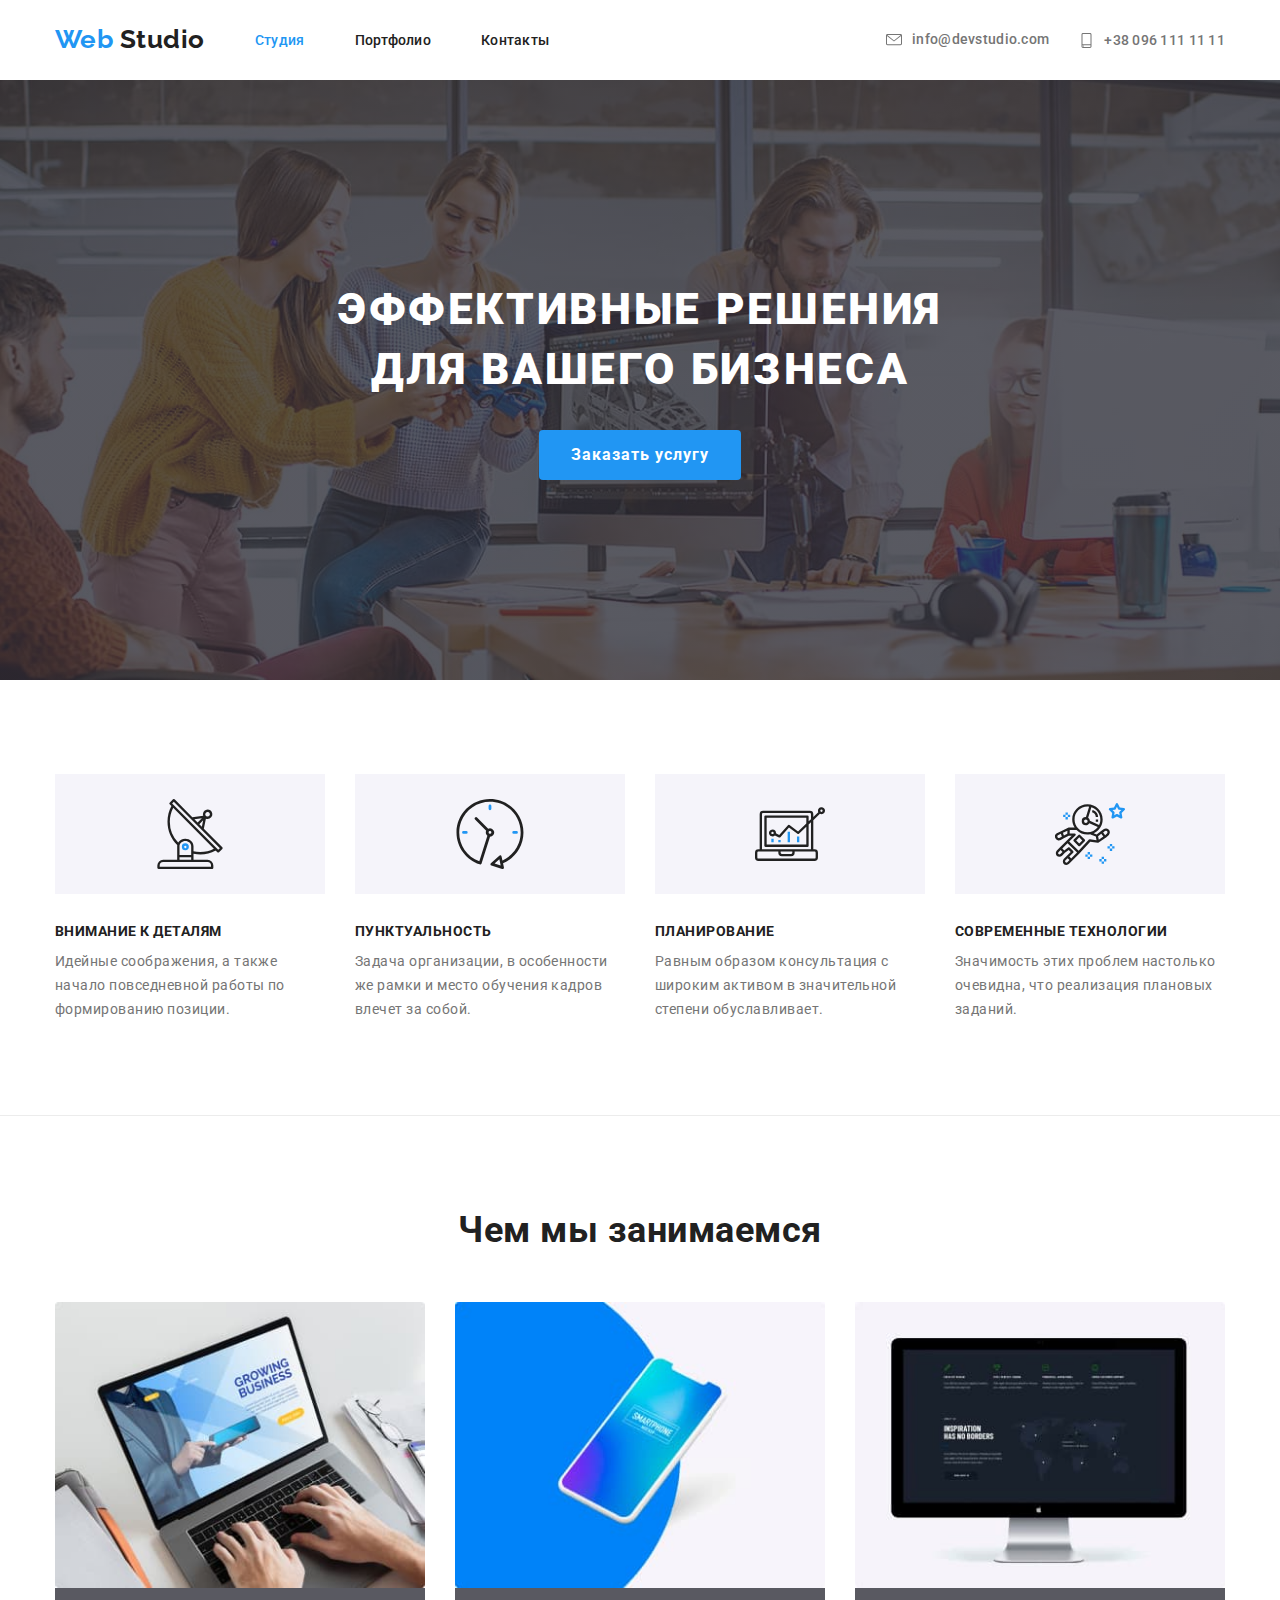
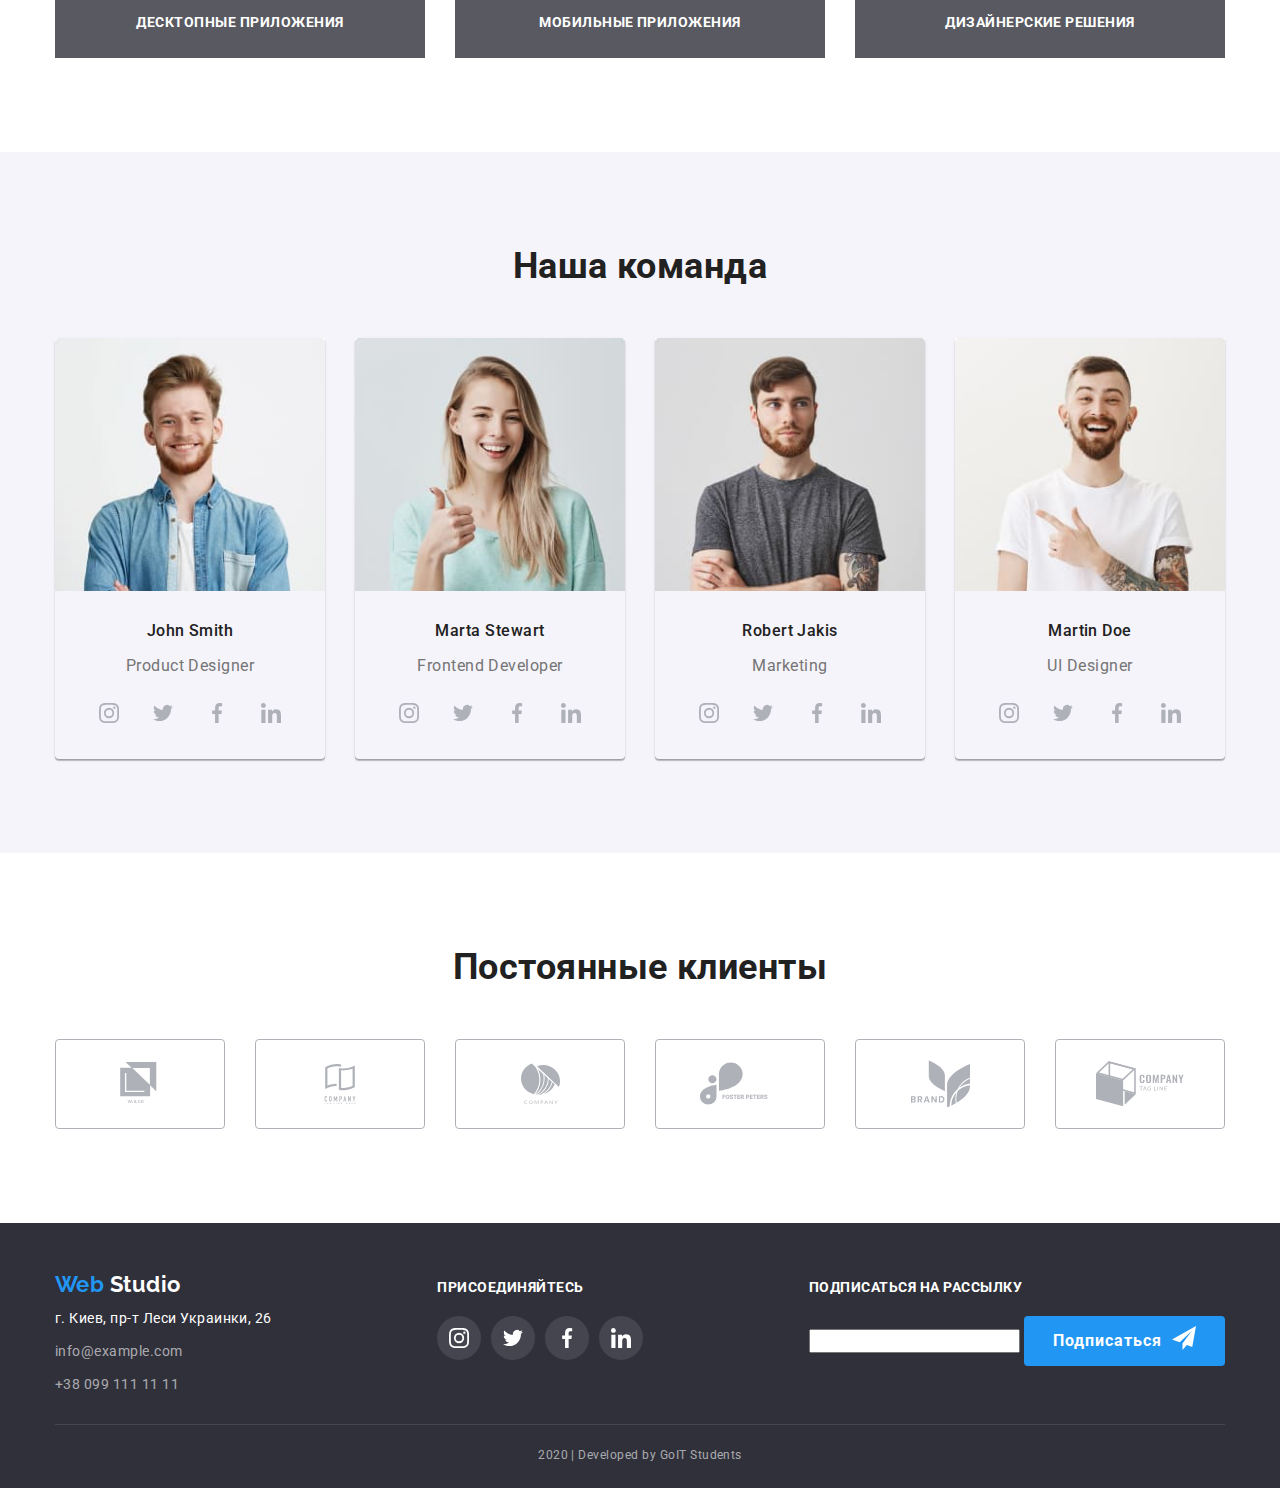
<file: index.html>
<!DOCTYPE html>
<html lang="ru">
  <head>
    <meta charset="UTF-8" />
    <meta name="viewport" content="width=hea, initial-scale=1.0" />
    <title>Document</title>
    <link
      href="https://fonts.googleapis.com/css2?family=Raleway:wght@700&family=Roboto:wght@400;500;700;900&display=swap"
      rel="stylesheet"
    />
    <link
      rel="stylesheet"
      href="https://cdnjs.cloudflare.com/ajax/libs/modern-normalize/0.6.0/modern-normalize.min.css"
    />
    <link rel="stylesheet" href="./css/styles.css" />
  </head>
  <body class="page">
    <!-- header -->
    <header>
      <div class="container header">
        <nav class="main-nav">
          <a href="" class="logo logo-main">
            Web <span class="item">Studio</span>
          </a>

          <ul class="list site-nav">
            <li class="item"><a href="" class="link current">Студия</a></li>
            <li class="item">
              <a href="./portfolio.html" class="link">Портфолио</a>
            </li>
            <li class="item"><a href="" class="link">Контакты</a></li>
          </ul>
        </nav>

        <ul class="list contacts-header">
          <li class="item">
            <a
              href="mailto:info@devstudio.com"
              class="link"
              aria-label="Написать"
            >
              <svg class="mail-icon">
                <use href="./images/symbol-defs.svg#mail-icon"></use>
              </svg>
              info@devstudio.com
            </a>
          </li>
          <li class="item">
            <a href="tel:+380991111111" class="link" aria-label="Позвонить">
              <svg class="phone-icon">
                <use href="./images/symbol-defs.svg#phone-icon"></use>
              </svg>
              +38 096 111 11 11</a
            >
          </li>
        </ul>
      </div>
    </header>

    <main>
      <!-- hero -->
      <section class="hero">
        <div class="hero-main">
          <h1 class="hero-title">эффективные решения для вашего бизнеса</h1>
          <a href="" class="button">Заказать услугу</a>
        </div>
      </section>

      <!-- features -->
      <section class="section border">
        <div class="container">
          <h2 class="section-title hidden">Преимущества</h2>

          <ul class="list features">
            <li class="item">
              <div class="features-image">
                <svg class="features-icon">
                  <use href="./images/symbol-defs.svg#antenna"></use>
                </svg>
              </div>
              <h3 class="title">Внимание к деталям</h3>
              <p class="features-description">
                Идейные соображения, а также начало повседневной работы по
                формированию позиции.
              </p>
            </li>
            <li class="item">
              <div class="features-image">
                <svg class="features-icon">
                  <use href="./images/symbol-defs.svg#clock"></use>
                </svg>
              </div>
              <h3 class="title">Пунктуальность</h3>
              <p class="features-description">
                Задача организации, в особенности же рамки и место обучения
                кадров влечет за собой.
              </p>
            </li>
            <li class="item">
              <div class="features-image">
                <svg class="features-icon">
                  <use href="./images/symbol-defs.svg#diagram"></use>
                </svg>
              </div>
              <h3 class="title">Планирование</h3>
              <p class="features-description">
                Равным образом консультация с широким активом в значительной
                степени обуславливает.
              </p>
            </li>
            <li class="item">
              <div class="features-image">
                <svg class="features-icon">
                  <use href="./images/symbol-defs.svg#astronaut"></use>
                </svg>
              </div>
              <h3 class="title">Современные технологии</h3>
              <p class="features-description">
                Значимость этих проблем настолько очевидна, что реализация
                плановых заданий.
              </p>
            </li>
          </ul>
        </div>
      </section>

      <!-- our-work -->
      <section class="section">
        <div class="container">
          <h2 class="section-title">Чем мы занимаемся</h2>

          <ul class="list our-work">
            <li class="item">
              <img
                src="./images/desctop-apps.jpg"
                alt="Десктопные приложения"
                width="370"
              />
              <h3 class="title">Десктопные приложения</h3>
            </li>
            <li class="item">
              <img
                src="./images/mobile-apps.jpg"
                alt="Мобильные приложения"
                width="370"
              />
              <h3 class="title">Мобильные приложения</h3>
            </li>
            <li class="item">
              <img
                src="./images/design.jpg"
                alt="Дизайнерские решения"
                width="370"
              />
              <h3 class="title">Дизайнерские решения</h3>
            </li>
          </ul>
        </div>
      </section>

      <!-- our-team -->

      <section class="section team-container">
        <div class="container">
          <h2 class="section-title">Наша команда</h2>

          <ul class="list our-team">
            <li class="item">
              <img src="./images/JohnSmith.jpg" alt="Джон Смит" width="270" />
              <h3 class="title">John Smith</h3>
              <p class="our-team-description">Product Designer</p>
              <ul class="list">
                <li class="item-social">
                  <a href="" class="link">
                    <svg class="social-media">
                      <use href="./images/symbol-defs.svg#instagram"></use>
                    </svg>
                  </a>
                </li>
                <li class="item-social">
                  <a href="" class="link">
                    <svg class="social-media">
                      <use href="./images/symbol-defs.svg#twitter"></use>
                    </svg>
                  </a>
                </li>
                <li class="item-social">
                  <a href="" class="link">
                    <svg class="social-media">
                      <use href="./images/symbol-defs.svg#facebook"></use>
                    </svg>
                  </a>
                </li>
                <li class="item-social">
                  <a href="" class="link">
                    <svg class="social-media">
                      <use href="./images/symbol-defs.svg#linkedin"></use>
                    </svg>
                  </a>
                </li>
              </ul>
            </li>
            <li class="item">
              <img
                src="./images/MartaStewart.jpg"
                alt="Марта Стюарт"
                width="270"
              />
              <h3 class="title">Marta Stewart</h3>
              <p class="our-team-description">Frontend Developer</p>
              <ul class="list">
                <li class="item-social">
                  <a href="" class="link">
                    <svg class="social-media">
                      <use href="./images/symbol-defs.svg#instagram"></use>
                    </svg>
                  </a>
                </li>
                <li class="item-social">
                  <a href="" class="link">
                    <svg class="social-media">
                      <use href="./images/symbol-defs.svg#twitter"></use>
                    </svg>
                  </a>
                </li>
                <li class="item-social">
                  <a href="" class="link">
                    <svg class="social-media">
                      <use href="./images/symbol-defs.svg#facebook"></use>
                    </svg>
                  </a>
                </li>
                <li class="item-social">
                  <a href="" class="link">
                    <svg class="social-media">
                      <use href="./images/symbol-defs.svg#linkedin"></use>
                    </svg>
                  </a>
                </li>
              </ul>
            </li>
            <li class="item">
              <img
                src="./images/RobertJakis.jpg"
                alt="Роберт Джекис"
                width="270"
              />
              <h3 class="title">Robert Jakis</h3>
              <p class="our-team-description">Marketing</p>
              <ul class="list">
                <li class="item-social">
                  <a href="" class="link">
                    <svg class="social-media">
                      <use href="./images/symbol-defs.svg#instagram"></use>
                    </svg>
                  </a>
                </li>
                <li class="item-social">
                  <a href="" class="link">
                    <svg class="social-media">
                      <use href="./images/symbol-defs.svg#twitter"></use>
                    </svg>
                  </a>
                </li>
                <li class="item-social">
                  <a href="" class="link">
                    <svg class="social-media">
                      <use href="./images/symbol-defs.svg#facebook"></use>
                    </svg>
                  </a>
                </li>
                <li class="item-social">
                  <a href="" class="link">
                    <svg class="social-media">
                      <use href="./images/symbol-defs.svg#linkedin"></use>
                    </svg>
                  </a>
                </li>
              </ul>
            </li>
            <li class="item">
              <img src="./images/MartinDoe.jpg" alt="Мартин Доу" width="270" />
              <h3 class="title">Martin Doe</h3>
              <p class="our-team-description">UI Designer</p>
              <ul class="list">
                <li class="item-social">
                  <a href="" class="link">
                    <svg class="social-media">
                      <use href="./images/symbol-defs.svg#instagram"></use>
                    </svg>
                  </a>
                </li>
                <li class="item-social">
                  <a href="" class="link">
                    <svg class="social-media">
                      <use href="./images/symbol-defs.svg#twitter"></use>
                    </svg>
                  </a>
                </li>
                <li class="item-social">
                  <a href="" class="link">
                    <svg class="social-media">
                      <use href="./images/symbol-defs.svg#facebook"></use>
                    </svg>
                  </a>
                </li>
                <li class="item-social">
                  <a href="" class="link">
                    <svg class="social-media">
                      <use href="./images/symbol-defs.svg#linkedin"></use>
                    </svg>
                  </a>
                </li>
              </ul>
            </li>
          </ul>
        </div>
      </section>

      <!-- our-clients -->
      <section class="section">
        <div class="container">
          <h2 class="section-title">Постоянные клиенты</h2>

          <ul class="list our-clients">
            <li class="item">
              <a href="" class="link">
                <svg class="client-icon" width="44" height="90">
                  <use href="./images/symbol-defs.svg#client-one"></use>
                </svg>
              </a>
            </li>
            <li class="item">
              <a href="" class="link">
                <svg class="client-icon" width="40" height="90">
                  <use href="./images/symbol-defs.svg#client-two"></use>
                </svg>
              </a>
            </li>
            <li class="item">
              <a href="" class="link">
                <svg class="client-icon" width="41" height="90">
                  <use href="./images/symbol-defs.svg#client-three"></use>
                </svg>
              </a>
            </li>
            <li class="item">
              <a href="" class="link">
                <svg class="client-icon" width="80" height="90">
                  <use href="./images/symbol-defs.svg#client-four"></use>
                </svg>
              </a>
            </li>
            <li class="item">
              <a href="" class="link">
                <svg class="client-icon" width="59" height="90">
                  <use href="./images/symbol-defs.svg#client-five"></use>
                </svg>
              </a>
            </li>
            <li class="item">
              <a href="" class="link">
                <svg class="client-icon" width="88" height="90">
                  <use href="./images/symbol-defs.svg#client-six"></use>
                </svg>
              </a>
            </li>
          </ul>
        </div>
      </section>
    </main>

    <!-- footer -->
    <footer class="footer">
      <div class="container">
        <div class="main-footer">
          <div class="footer-contacts">
            <a href="" class="logo logo-secondary">
              Web <span class="item">Studio</span>
            </a>
            <address class="contacts">
              <div class="map-address">г. Киев, пр-т Леси Украинки, 26</div>
              <div class="footer-mail">
                <a href="mailto:info@example.com" class="link"
                  >info@example.com</a
                >
              </div>
              <div class="footer-tel">
                <a href="tel:+380991111111" class="link">+38 099 111 11 11</a>
              </div>
            </address>
          </div>

          <div class="social-media-footer">
            <b>присоединяйтесь</b>
            <ul class="list">
              <li class="item">
                <a href="" class="icon-social">
                  <svg class="social-media">
                    <use href="./images/symbol-defs.svg#instagram"></use>
                  </svg>
                </a>
              </li>
              <li class="item">
                <a href="" class="icon-social">
                  <svg class="social-media">
                    <use href="./images/symbol-defs.svg#twitter"></use>
                  </svg>
                </a>
              </li>
              <li class="item">
                <a href="" class="icon-social">
                  <svg class="social-media">
                    <use href="./images/symbol-defs.svg#facebook"></use>
                  </svg>
                </a>
              </li>
              <li class="item">
                <a href="" class="icon-social">
                  <svg class="social-media">
                    <use href="./images/symbol-defs.svg#linkedin"></use>
                  </svg>
                </a>
              </li>
            </ul>
          </div>

          <div class="submit">
            <b>подписаться на рассылку</b>
            <form>
              <input type="email" />
              <button type="submit" class="button">
                Подписаться
                <svg class="send">
                  <use href="./images/symbol-defs.svg#send"></use>
                </svg>
              </button>
            </form>
          </div>
        </div>

        <p class="copyright">2020 | Developed by GoIT Students</p>
      </div>
    </footer>
  </body>
</html>
</file>
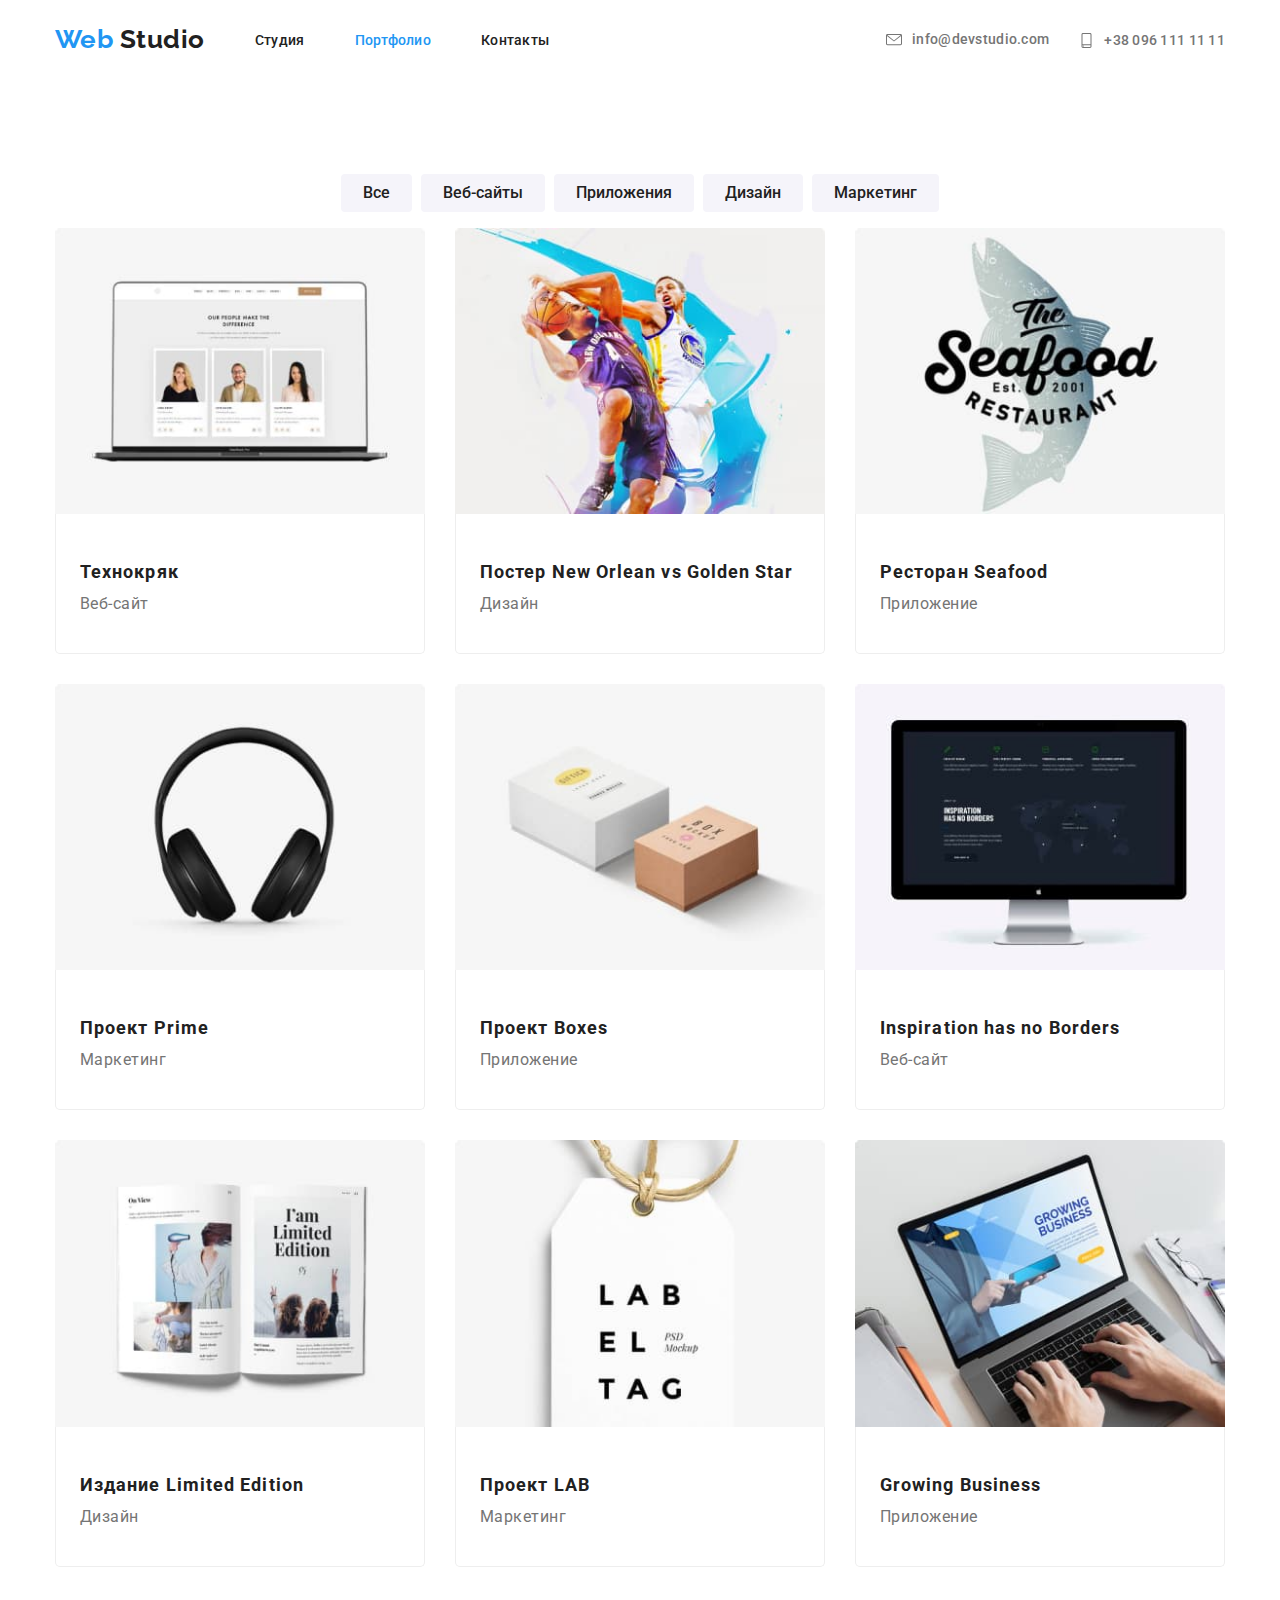
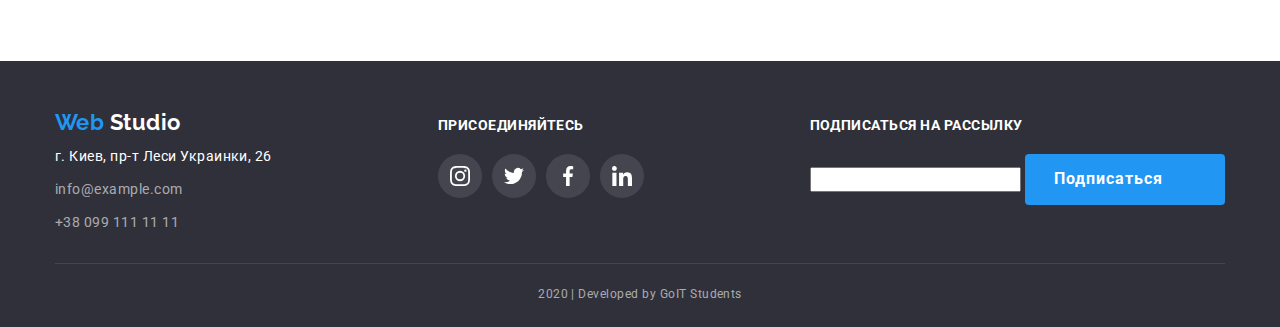
<file: portfolio.html>
<!DOCTYPE html>
<html lang="ru">
  <head>
    <meta charset="UTF-8" />
    <meta name="viewport" content="width=device-width, initial-scale=1.0" />
    <title>Document</title>
    <link
      href="https://fonts.googleapis.com/css2?family=Raleway:wght@700&family=Roboto:wght@400;500;700;900&display=swap"
      rel="stylesheet"
    />
    <link
      rel="stylesheet"
      href="https://cdnjs.cloudflare.com/ajax/libs/modern-normalize/0.6.0/modern-normalize.min.css"
    />
    <link rel="stylesheet" href="./css/styles.css" />
  </head>
  <body class="page">
    <!-- header -->
    <header>
      <div class="container header">
        <nav class="main-nav">
          <a href="" class="logo logo-main">
            Web <span class="item">Studio</span>
          </a>

          <ul class="list site-nav">
            <li class="item"><a href="./index.html" class="link">Студия</a></li>
            <li class="item"><a href="" class="link current">Портфолио</a></li>
            <li class="item"><a href="" class="link">Контакты</a></li>
          </ul>
        </nav>

        <ul class="list contacts-header">
          <li class="item">
            <a href="" class="link" aria-label="Написать">
              <svg class="mail-icon">
                <use href="./images/symbol-defs.svg#mail-icon"></use>
              </svg>
              info@devstudio.com
            </a>
          </li>
          <li class="item">
            <a href="" class="link" aria-label="Позвонить">
              <svg class="phone-icon">
                <use href="./images/symbol-defs.svg#phone-icon"></use>
              </svg>
              +38 096 111 11 11</a
            >
          </li>
        </ul>
      </div>
    </header>

    <main>
      <h1 class="portfolio-header hidden">Портфолио</h1>
      <section class="section portfolio-container">
        <div class="container">
          <ul class="list portfolio-filter">
            <li class="item">
              <button type="button" class="filter-button">Все</button>
            </li>
            <li class="item">
              <button type="button" class="filter-button">Веб-сайты</button>
            </li>
            <li class="item">
              <button type="button" class="filter-button">Приложения</button>
            </li>
            <li class="item">
              <button type="button" class="filter-button">Дизайн</button>
            </li>
            <li class="item">
              <button type="button" class="filter-button">Маркетинг</button>
            </li>
          </ul>

          <h2 class="section-title hidden">Примеры работ</h2>
          <ul class="list examples">
            <li class="item">
              <a href="">
                <img src="./images/techno.jpg" alt="Технокряк" width="370" />
                <div class="description">
                  <h3 class="title">Технокряк</h3>
                  <p class="examples-description">Веб-сайт</p>
                </div>
                <!-- <p class="examples-text">Технокряк это современная площадка распространения коронавируса. Компании используют эту платформу для цифрового шпионажа и атак на защищённые сервера конкурентов.</p> -->
              </a>
            </li>
            <li class="item">
              <a href="">
                <img
                  src="./images/new-orlean-vs-golden-stars.jpg"
                  alt="New Orlean vs Golden Stars"
                  width="370"
                />
                <div class="description">
                  <h3 class="title">Постер New Orlean vs Golden Star</h3>
                  <p class="examples-description">Дизайн</p>
                </div>
                <!-- <p class="examples-text">Технокряк это современная площадка распространения коронавируса. Компании используют эту платформу для цифрового шпионажа и атак на защищённые сервера конкурентов.</p> -->
              </a>
            </li>
            <li class="item">
              <a href="">
                <img
                  src="./images/rest-seafood.jpg"
                  alt="Ресторан Seafood"
                  width="370"
                />
                <div class="description">
                  <h3 class="title">Ресторан Seafood</h3>
                  <p class="examples-description">Приложение</p>
                </div>
                <!-- <p class="examples-text">Технокряк это современная площадка распространения коронавируса. Компании используют эту платформу для цифрового шпионажа и атак на защищённые сервера конкурентов.</p> -->
              </a>
            </li>
            <li class="item">
              <a href="">
                <img
                  src="./images/project-prime.jpg"
                  alt="Проект Prime"
                  width="370"
                />
                <div class="description">
                  <h3 class="title">Проект Prime</h3>
                  <p class="examples-description">Маркетинг</p>
                </div>
                <!-- <p class="examples-text">Технокряк это современная площадка распространения коронавируса. Компании используют эту платформу для цифрового шпионажа и атак на защищённые сервера конкурентов.</p> -->
              </a>
            </li>
            <li class="item">
              <a href="">
                <img
                  src="./images/project-boxes.jpg"
                  alt="Проект Boxes"
                  width="370"
                />
                <div class="description">
                  <h3 class="title">Проект Boxes</h3>
                  <p class="examples-description">Приложение</p>
                </div>
                <!-- <p class="examples-text">Технокряк это современная площадка распространения коронавируса. Компании используют эту платформу для цифрового шпионажа и атак на защищённые сервера конкурентов.</p> -->
              </a>
            </li>
            <li class="item">
              <a href="">
                <img
                  src="./images/inspiration-has-no-borders.jpg"
                  alt="Inspiration has no Borders"
                  width="370"
                />
                <div class="description">
                  <h3 class="title">Inspiration has no Borders</h3>
                  <p class="examples-description">Веб-сайт</p>
                </div>
                <!-- <p class="examples-text">Технокряк это современная площадка распространения коронавируса. Компании используют эту платформу для цифрового шпионажа и атак на защищённые сервера конкурентов.</p> -->
              </a>
            </li>
            <li class="item">
              <a href="">
                <img
                  src="./images/limited-edition.jpg"
                  alt="Издание Limited Edition"
                  width="370"
                />
                <div class="description">
                  <h3 class="title">Издание Limited Edition</h3>
                  <p class="examples-description">Дизайн</p>
                </div>
                <!-- <p class="examples-text">Технокряк это современная площадка распространения коронавируса. Компании используют эту платформу для цифрового шпионажа и атак на защищённые сервера конкурентов.</p> -->
              </a>
            </li>
            <li class="item">
              <a href="">
                <img
                  src="./images/project-lab.jpg"
                  alt="Проект LAB"
                  width="370"
                />
                <div class="description">
                  <h3 class="title">Проект LAB</h3>
                  <p class="examples-description">Маркетинг</p>
                </div>
                <!-- <p class="examples-text">Технокряк это современная площадка распространения коронавируса. Компании используют эту платформу для цифрового шпионажа и атак на защищённые сервера конкурентов.</p> -->
              </a>
            </li>
            <li class="item">
              <a href="">
                <img
                  src="./images/growing-business.jpg"
                  alt="Growing Business"
                  width="370"
                />
                <div class="description">
                  <h3 class="title">Growing Business</h3>
                  <p class="examples-description">Приложение</p>
                </div>
                <!-- <p class="examples-text">Технокряк это современная площадка распространения коронавируса. Компании используют эту платформу для цифрового шпионажа и атак на защищённые сервера конкурентов.</p> -->
              </a>
            </li>
          </ul>
        </div>
      </section>
    </main>

    <!-- footer -->
    <footer class="footer">
      <div class="container">
        <div class="main-footer">
          <div class="footer-contacts">
            <a href="" class="logo logo-secondary">
              Web <span class="item">Studio</span>
            </a>
            <address class="contacts">
              <div class="map-address">г. Киев, пр-т Леси Украинки, 26</div>
              <div class="footer-mail">
                <a href="mailto:info@example.com" class="link"
                  >info@example.com</a
                >
              </div>
              <div class="footer-tel">
                <a href="tel:+380991111111" class="link">+38 099 111 11 11</a>
              </div>
            </address>
          </div>

          <div class="social-media-footer">
            <b>присоединяйтесь</b>
            <ul class="list">
              <li class="item">
                <a href="" class="icon-social">
                  <svg class="social-media">
                    <use href="./images/symbol-defs.svg#instagram"></use>
                  </svg>
                </a>
              </li>
              <li class="item">
                <a href="" class="icon-social">
                  <svg class="social-media">
                    <use href="./images/symbol-defs.svg#twitter"></use>
                  </svg>
                </a>
              </li>
              <li class="item">
                <a href="" class="icon-social">
                  <svg class="social-media">
                    <use href="./images/symbol-defs.svg#facebook"></use>
                  </svg>
                </a>
              </li>
              <li class="item">
                <a href="" class="icon-social">
                  <svg class="social-media">
                    <use href="./images/symbol-defs.svg#linkedin"></use>
                  </svg>
                </a>
              </li>
            </ul>
          </div>

          <div class="submit">
            <b>подписаться на рассылку</b>
            <form>
              <input type="email" />
              <button type="submit" class="button">Подписаться</button>
            </form>
          </div>
        </div>

        <p class="copyright">2020 | Developed by GoIT Students</p>
      </div>
    </footer>
  </body>
</html>
</file>
<file: css/styles.css>
/* main text color #212121 */
/* text color #757575 */
/* text and background color #FFFFFF */
/* accent color #2196F3 */
/* additional color rgba(255, 255, 255, 0.6 */
/* additional color rgba(255, 255, 255, 0.4) */
/* additional background color #E5E5E5 */
/* Raleway bold, Roboto bold normal 500 900*/

:root {
  --primary-text-color: #212121;
  --text-color: #757575;
  --accent-color: #2196f3;
  --white: #ffffff;
  --button-bcg-color: #f5f4fa;
  --footer-bcg-color: #2f303a;
  --link-color: #afb1b8;
}

.page {
  background-color: var(--white);
  color: var(--primary-text-color);

  font-family: Roboto, sans-serif;
  letter-spacing: 0.03em;
}

.list {
  list-style: none;
  padding: 0;
  margin: 0;
}

.container {
  width: 1200px;
  padding-left: 15px;
  padding-right: 15px;
  margin-left: auto;
  margin-right: auto;
}
.hidden {
  position: absolute;
  width: 1px;
  height: 1px;
  margin: -1px;
  border: 0px;
  padding: 0px;
  clip: rect(0 0 0 0);
  overflow: hidden;
}

img {
  display: block;
}

/* logo */

.logo {
  color: var(--accent-color);

  font-family: Raleway, sans-serif;
  font-weight: 700;
  line-height: 1.2;
  text-decoration: none;
}

.logo-main {
  font-size: 26px;
}

.logo-secondary {
  font-size: 22px;
}

.logo-main .item {
  color: var(--primary-text-color);
}

.logo-secondary .item {
  color: var(--white);
}

/* site-nav */

.header,
.main-nav,
.site-nav {
  display: flex;
}

.main-nav {
  align-items: center;
}

.site-nav {
  margin-left: 50px;
}

.site-nav .item:not(:last-child) {
  margin-right: 50px;
}

.site-nav .link {
  display: block;
  padding-top: 32px;
  padding-bottom: 32px;

  color: var(--primary-text-color);

  font-weight: 500;
  font-size: 14px;
  line-height: 1;
  letter-spacing: 0.02em;
  text-decoration: none;
}

.site-nav .link:hover,
.site-nav .link:focus {
  color: var(--accent-color);
}

.site-nav .link.current {
  color: var(--accent-color);
}

/* contacts-header */

.contacts-header {
  display: flex;
  align-items: center;
  margin-left: auto;
}

.contacts-header .item:not(:last-child) {
  margin-right: 30px;
}

.contacts-header .link {
  display: flex;
  padding-top: 32px;
  padding-bottom: 32px;

  color: var(--text-color);

  font-weight: 500;
  font-size: 14px;
  line-height: 1;
  letter-spacing: 0.02em;
  text-decoration: none;
}

.contacts-header .link:hover,
.contacts-header .link:focus {
  color: var(--accent-color);
}

.mail-icon {
  width: 16px;
  height: 16px;
  margin-right: 10px;
  fill: var(--text-color);
}

.phone-icon {
  width: 15px;
  height: 15px;
  margin-right: 10px;
  fill: var(--text-color);
}

.link:hover .mail-icon,
.link:hover .phone-icon,
.link:focus .mail-icon,
.link:focus .phone-icon {
  fill: var(--accent-color);
}

/* hero */

.hero-title {
  margin-top: 0;

  color: var(--white);

  font-weight: 900;
  font-size: 44px;
  line-height: 1.36;
  text-align: center;
  letter-spacing: 0.06em;
  text-transform: uppercase;
}

.hero {
  max-width: 1600px;
  height: 600px;
  margin-left: auto;
  margin-right: auto;
  background-image: linear-gradient(
      rgba(47, 48, 58, 0.8),
      rgba(47, 48, 58, 0.8)
    ),
    url('../images/main-img.jpg');
  background-size: cover;
  background-position: center;
  background-repeat: no-repeat;
}

.hero-main {
  width: 696px;
  text-align: center;
  margin-left: auto;
  margin-right: auto;
  padding-top: 200px;
  padding-bottom: 200px;
}

.hero-main .hero-title {
  margin-bottom: 30px;
}

/* button */

.button {
  display: inline-block;
  border-radius: 4px;
  padding: 10px 32px;
  min-width: 200px;

  color: var(--white);
  background-color: var(--accent-color);
  font-weight: 700;
  font-size: 16px;
  line-height: 1.9;
  letter-spacing: 0.06em;
  text-decoration: none;
}

.submit .button {
  display: inline-flex;
  padding: 10px 29px;
  border: none;
}

.send {
  width: 24px;
  height: 24px;
  margin-left: 10px;
}

.filter-button {
  border-radius: 4px;
  padding: 6px 22px;

  color: var(--primary-text-color);
  background-color: var(--button-bcg-color);
  font-weight: 500;
  font-size: 16px;
  line-height: 1.6;
  border: none;
}

.filter-button:hover,
.filter-button:focus {
  color: var(--white);
  background-color: var(--accent-color);
}

/* section */

.section {
  padding-bottom: 94px;
  padding-top: 94px;
}

.section-title {
  margin-top: 0;
  margin-bottom: 50px;

  color: var(--primary-text-color);

  font-weight: 700;
  font-size: 36px;
  line-height: 1.16;
  text-align: center;
}

/* features */

.features {
  display: flex;
}

.border {
  border-bottom: 1px solid #ececec;
}

.features .item:not(:last-child) {
  margin-right: 30px;
}

.features .title {
  margin-top: 30px;
  margin-bottom: 10px;

  color: var(--primary-text-color);
  font-weight: 700;
  font-size: 14px;
  line-height: 1.14;
  text-transform: uppercase;
}

.features-description {
  margin-top: 0;
  margin-bottom: 0;

  font-size: 14px;
  line-height: 1.7;
  color: var(--text-color);
}

.features .features-image {
  display: flex;
  width: 270px;
  height: 120px;
  background-color: var(--button-bcg-color);
  justify-content: center;
  align-items: center;
}

.features-icon {
  width: 70px;
  height: 70px;
}

/* our-work */

.our-work {
  display: flex;
}

.our-work .item:not(:last-child) {
  margin-right: 30px;
}

.our-work .title {
  display: inline-block;
  color: var(--white);
  background-color: rgba(47, 48, 58, 0.8);
  margin: 0;
  padding: 27px 0px;
  text-align: center;
  min-width: 370px;

  font-weight: 700;
  font-size: 14px;
  line-height: 1.14;
  text-transform: uppercase;
}

/* our-team */

.our-team {
  display: flex;
}

.our-team .item {
  text-align: center;
  box-shadow: 0px 2px 1px rgba(0, 0, 0, 0.2), 0px 1px 1px rgba(0, 0, 0, 0.14),
    0px 1px 3px rgba(117, 78, 78, 0.12);
  border-radius: 4px;
}

.our-team .item:not(:last-child) {
  margin-right: 30px;
}

.team-container {
  background-color: var(--button-bcg-color);
}

.our-team .title {
  margin-top: 30px;
  margin-bottom: 10px;
  color: var(--primary-text-color);

  font-weight: 500;
  font-size: 16px;
  line-height: 1.2;
}

.our-team-description {
  color: var(--text-color);
  margin-bottom: 16px;

  font-size: 16px;
  line-height: 1.2;
}

.our-team .social-media {
  width: 20px;
  height: 20px;
  fill: var(--link-color);
  display: inline-block;

  background-color: transparent;
}

.our-team .list {
  display: flex;
  justify-content: center;
  align-items: center;
  margin-bottom: 24px;
}

.our-team .link {
  display: flex;
  width: 44px;
  height: 44px;
  justify-content: center;
  align-items: center;
}

.item-social:hover .social-media,
.item-social:focus .social-media {
  fill: var(--white);
}

.item-social:hover,
.item-social:focus {
  background-color: var(--accent-color);
  border-radius: 50%;
}

/* our-clients */

.our-clients {
  display: flex;
  justify-content: center;
}

.our-clients .link {
  display: flex;
  width: 170px;
  height: 90px;
  border: 1px solid var(--link-color);
  border-radius: 4px;
  justify-content: center;
  align-items: center;
}

.our-clients .item:not(:last-child) {
  margin-right: 30px;
}

.our-clients .link:hover,
.our-clients .link:focus {
  border: 1px solid var(--accent-color);
}

.link:hover .client-icon,
.link:focus .client-icon {
  fill: var(--accent-color);
}

.client-icon {
  fill: var(--link-color);
  margin: 0;
  padding: 0;
}

/* examples */

.portfolio-filter {
  display: flex;
  justify-content: center;
  padding-bottom: 16px;
}

.portfolio-filter .item:not(:last-child) {
  margin-right: 9px;
}

.examples {
  display: flex;
  flex-wrap: wrap;
}

.examples .item {
  width: 370px;
  margin-right: 30px;
  margin-bottom: 30px;
}

.examples .item:hover,
.examples .item:focus {
  box-shadow: 1px 4px 6px rgba(0, 0, 0, 0.16), 0px 4px 4px rgba(0, 0, 0, 0.06),
    0px 1px 1px rgba(0, 0, 0, 0.12);
}

.examples .item:nth-child(3n) {
  margin-right: 0px;
}

.examples .item:nth-last-child(-n + 3) {
  margin-bottom: 0px;
}

.portfolio-header {
  margin-top: 0;
  margin-bottom: 0;
}

.examples .description {
  padding: 20px 24px;
  border-top: 0;
  border-left: 1px solid #eeeeee;
  border-bottom: 1px solid #eeeeee;
  border-right: 1px solid #eeeeee;
  border-bottom-right-radius: 5px;
  border-bottom-left-radius: 5px;
}

.examples .title {
  margin-top: 20px;
  margin-bottom: 4px;
  color: var(--primary-text-color);

  font-weight: 700;
  font-size: 18px;
  line-height: 2;
  letter-spacing: 0.06em;
}

.examples-description {
  margin-top: 0;
  margin-bottom: 20px;
  color: var(--text-color);

  font-size: 16px;
  line-height: 1.2;
}

.examples-text {
  color: var(--white);

  font-size: 18px;
  line-height: 1.5;
}

.examples a {
  text-decoration: none;
}

/* footer */

.main-footer {
  display: flex;
  align-items: baseline;
  justify-content: space-between;
  padding-top: 48px;
  padding-bottom: 28px;
  border-bottom: 1px solid rgba(255, 255, 255, 0.1);
}

.footer-contacts .logo {
  display: block;
  margin-bottom: 10px;
}

.footer-contacts .map-address,
.footer-contacts .footer-mail {
  margin-bottom: 9px;
}

.footer {
  background-color: var(--footer-bcg-color);
}

address {
  color: var(--white);

  font-style: normal;
  font-size: 14px;
  line-height: 1.7;
}

.contacts .link {
  color: rgba(255, 255, 255, 0.6);

  font-style: normal;
  text-decoration: none;
}

b {
  display: inline-block;
  color: var(--white);

  font-weight: 700;
  font-size: 14px;
  margin-bottom: 21px;
  line-height: 1.1;
  text-transform: uppercase;
}

.social-media-footer .list {
  display: flex;
}

.social-media-footer .item:not(:last-child),
.item-social:not(:last-child) {
  margin-right: 10px;
}

.social-media-footer .social-media {
  width: 20px;
  height: 20px;
  fill: var(--white);
}

.social-media-footer .icon-social {
  display: flex;
  width: 44px;
  height: 44px;
  background-color: rgba(255, 255, 255, 0.1);
  border-radius: 50%;
  justify-content: center;
  align-items: center;
}

.social-media-footer .icon-social:hover,
.social-media-footer .icon-social:focus {
  background-color: var(--accent-color);
}

.copyright {
  padding-top: 18px;
  padding-bottom: 21px;
  margin: 0;
  color: rgba(255, 255, 255, 0.6);

  font-size: 12px;
  line-height: 2;
  text-align: center;
}
</file>
